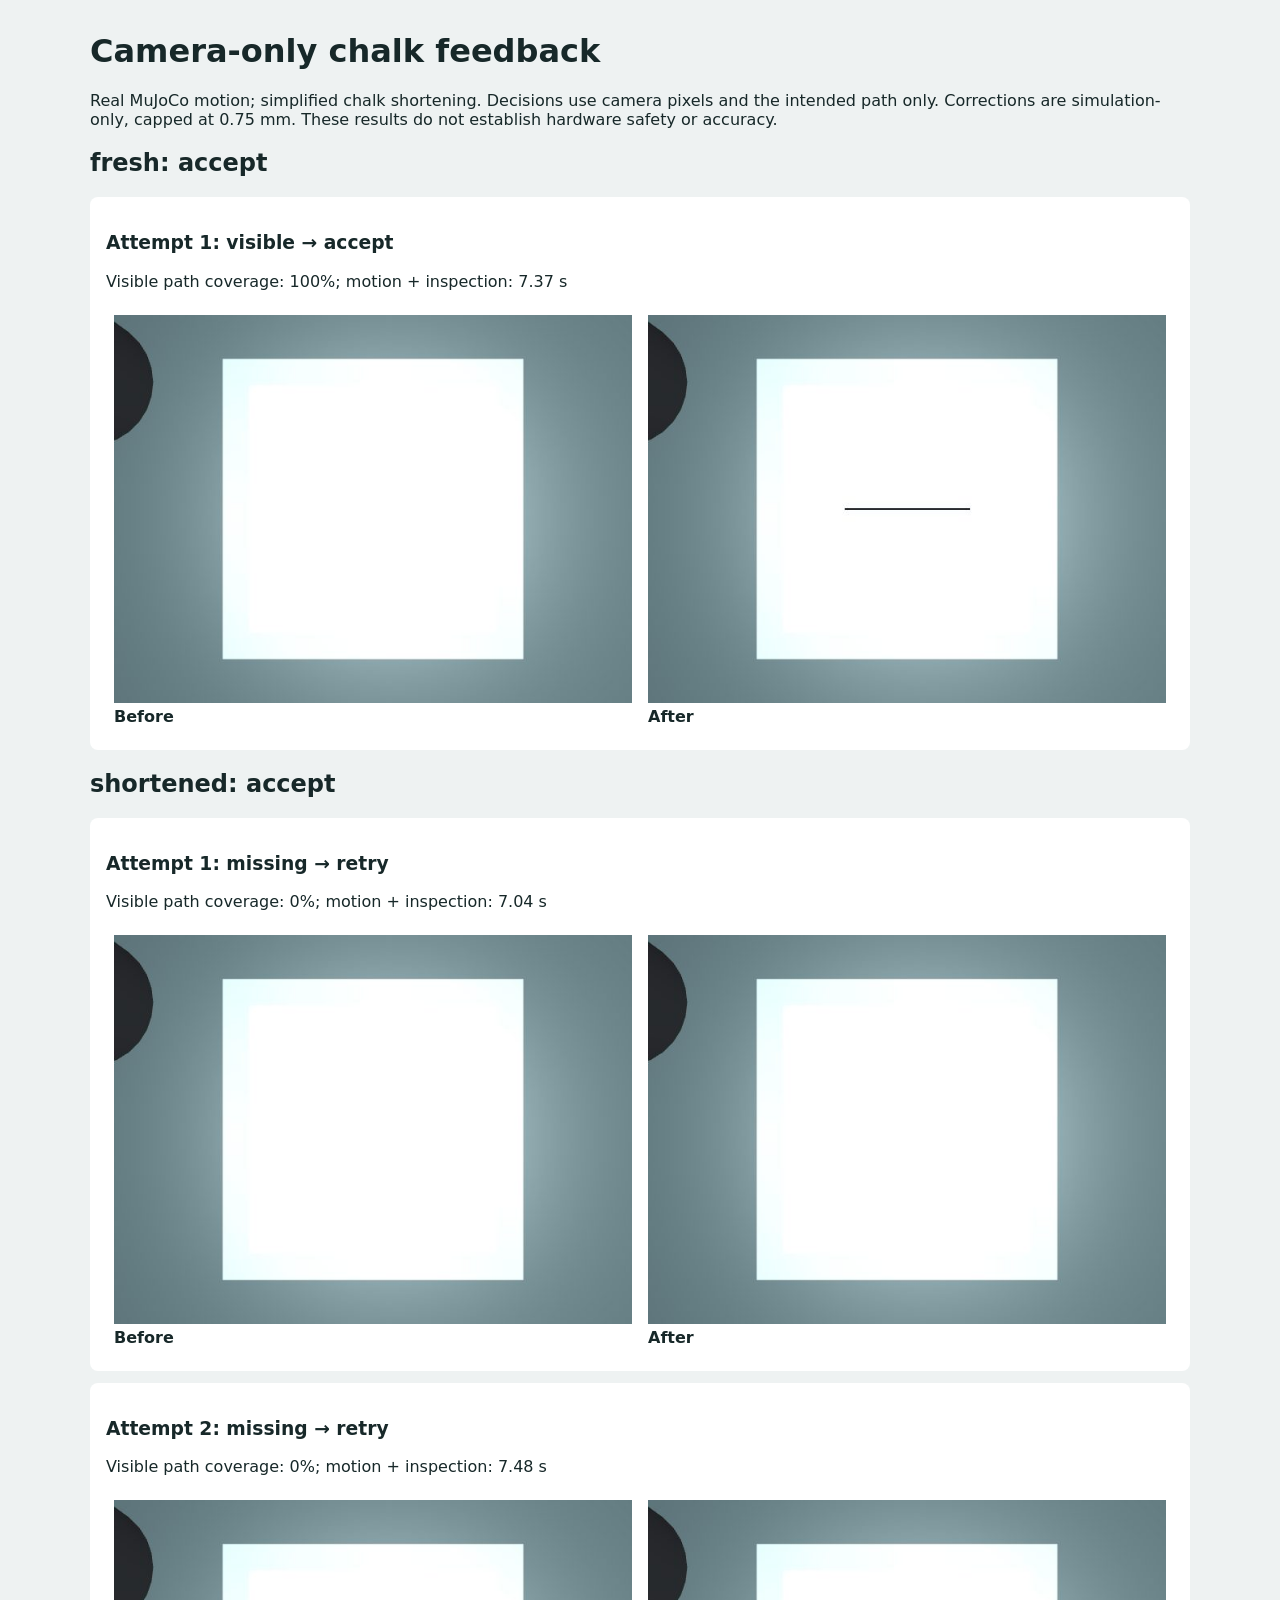
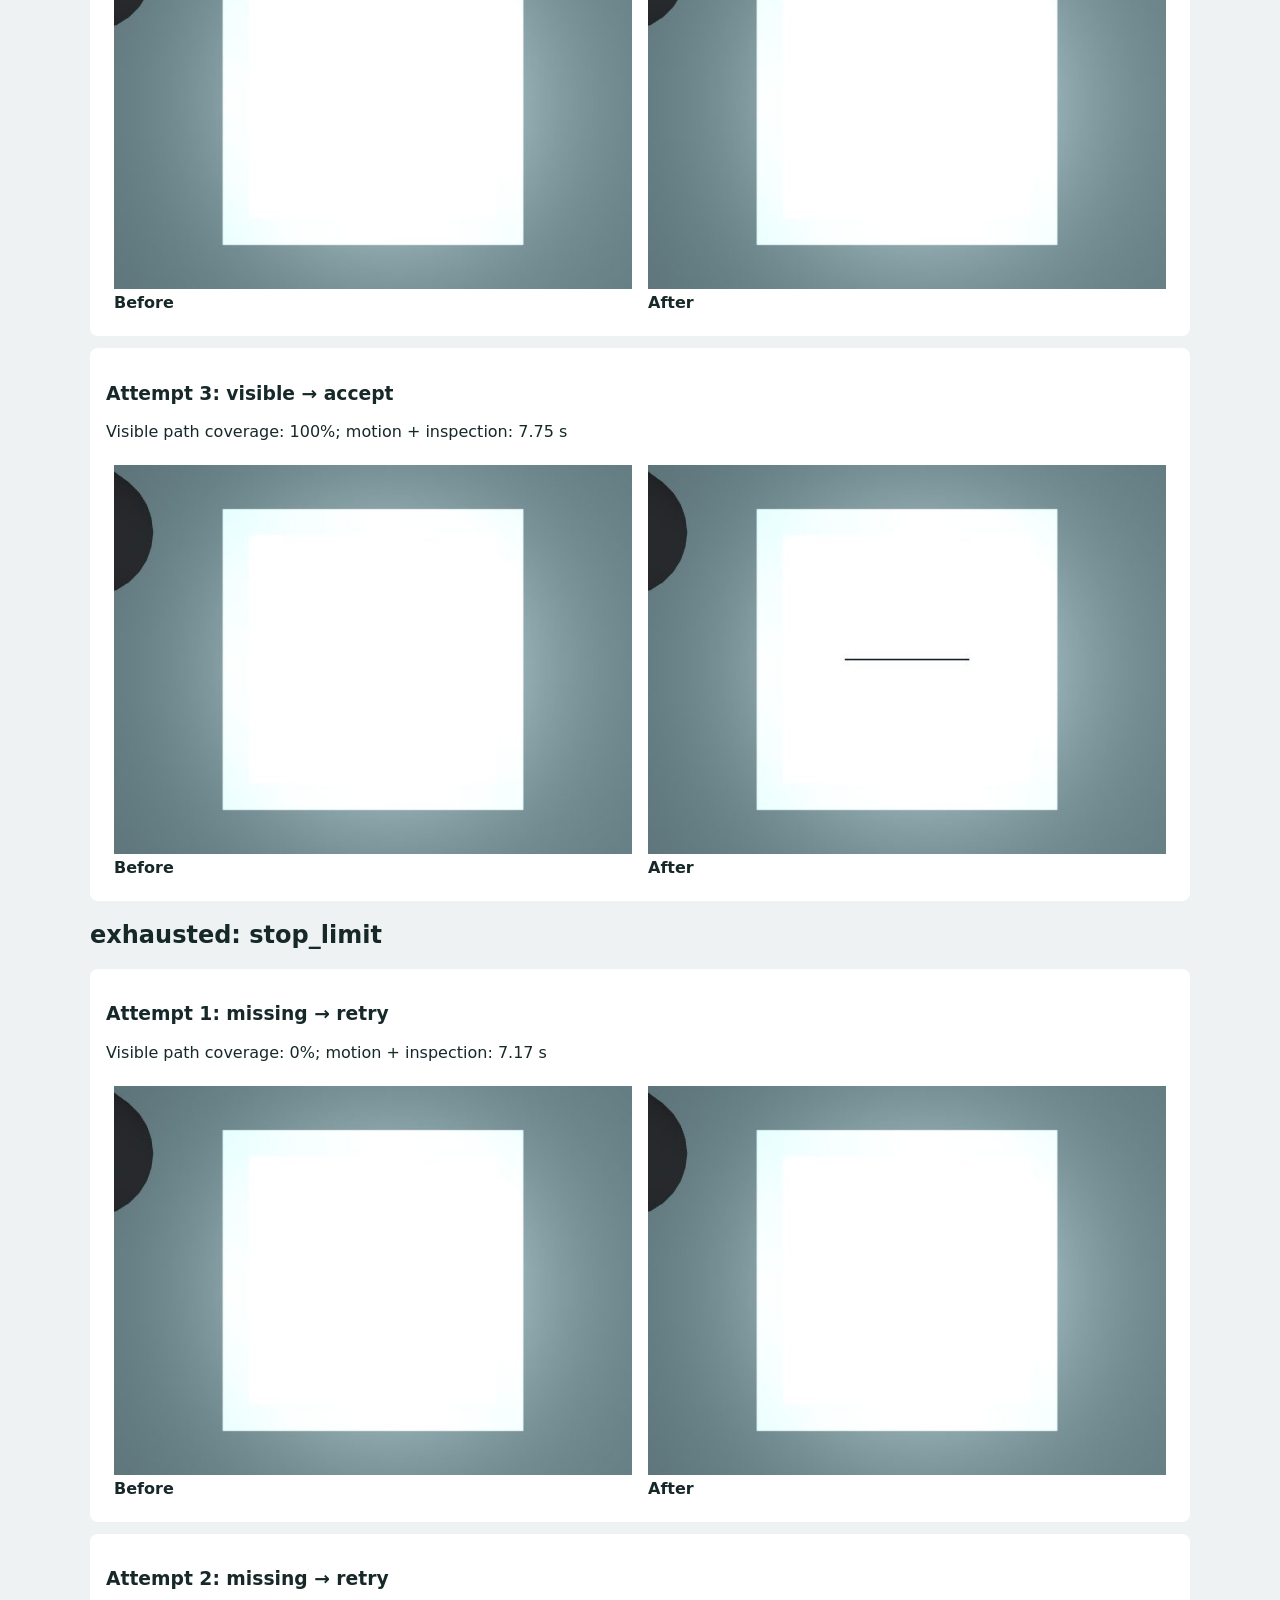
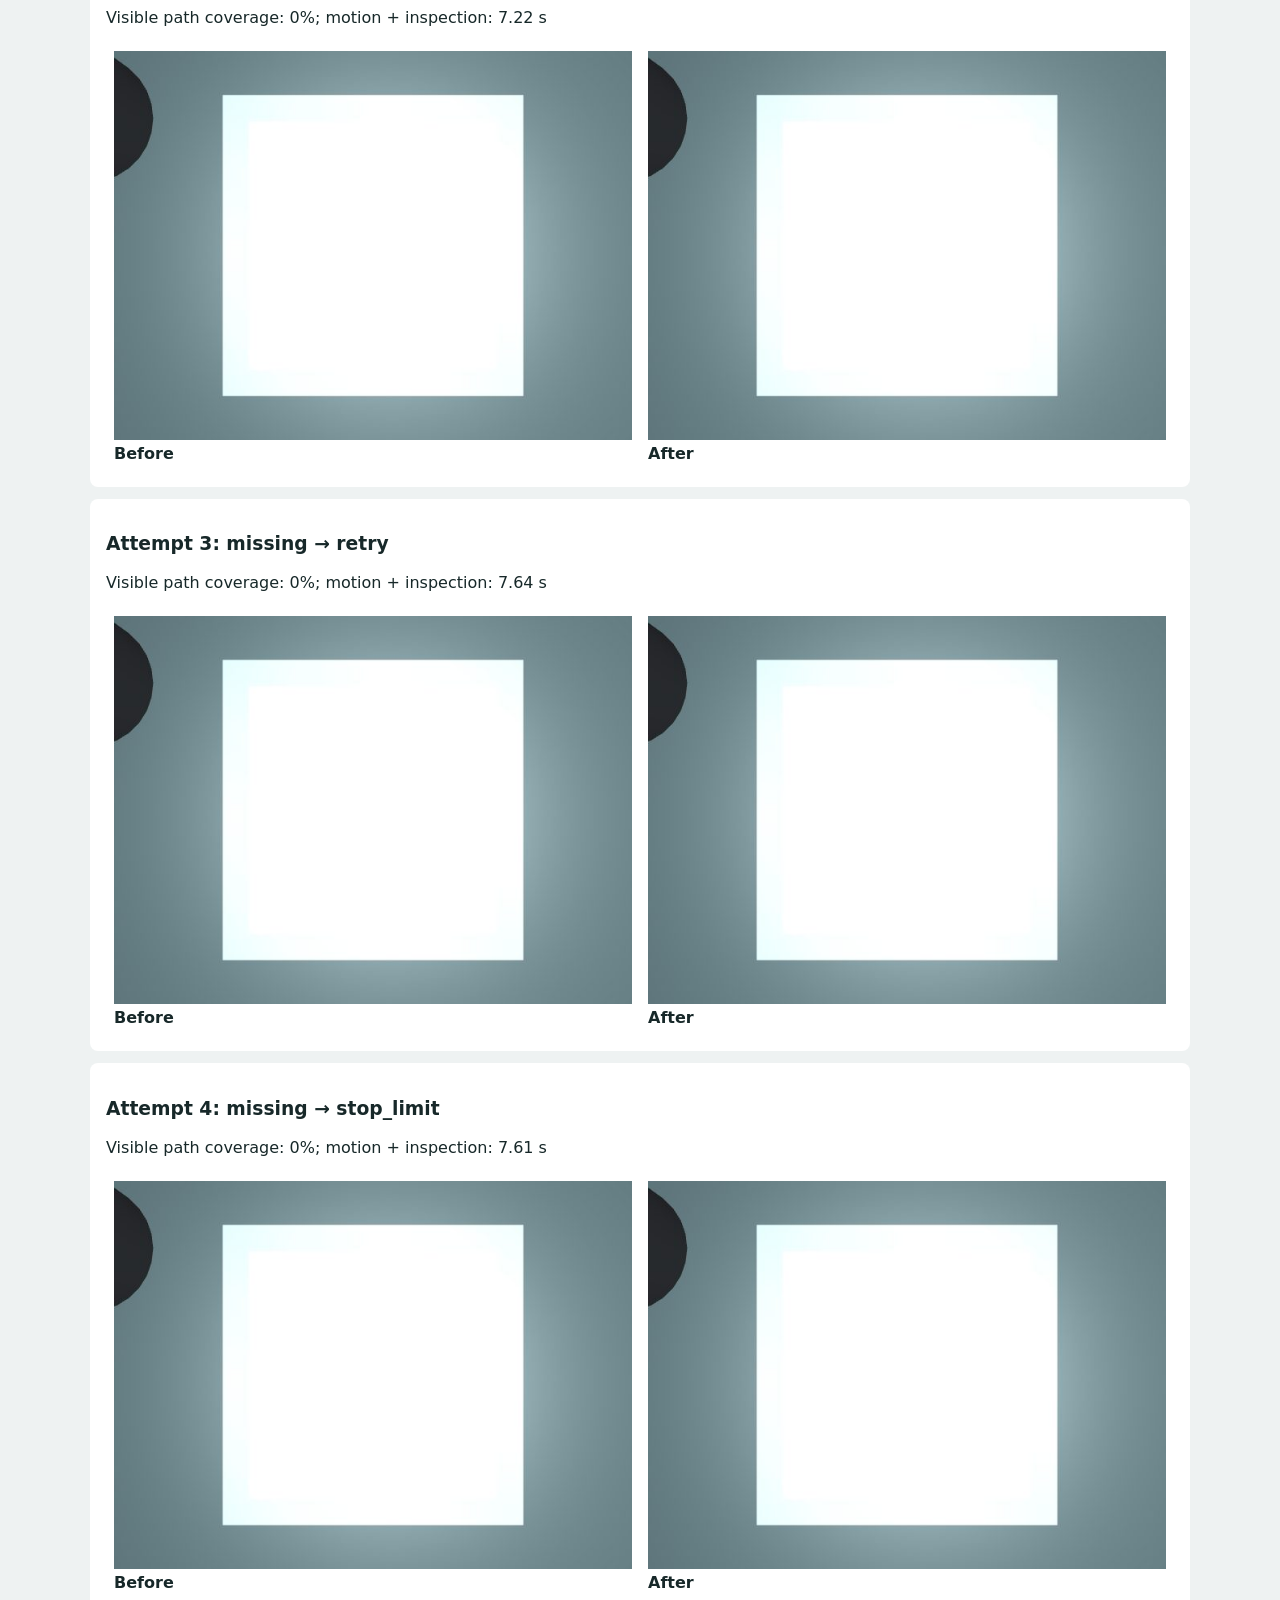
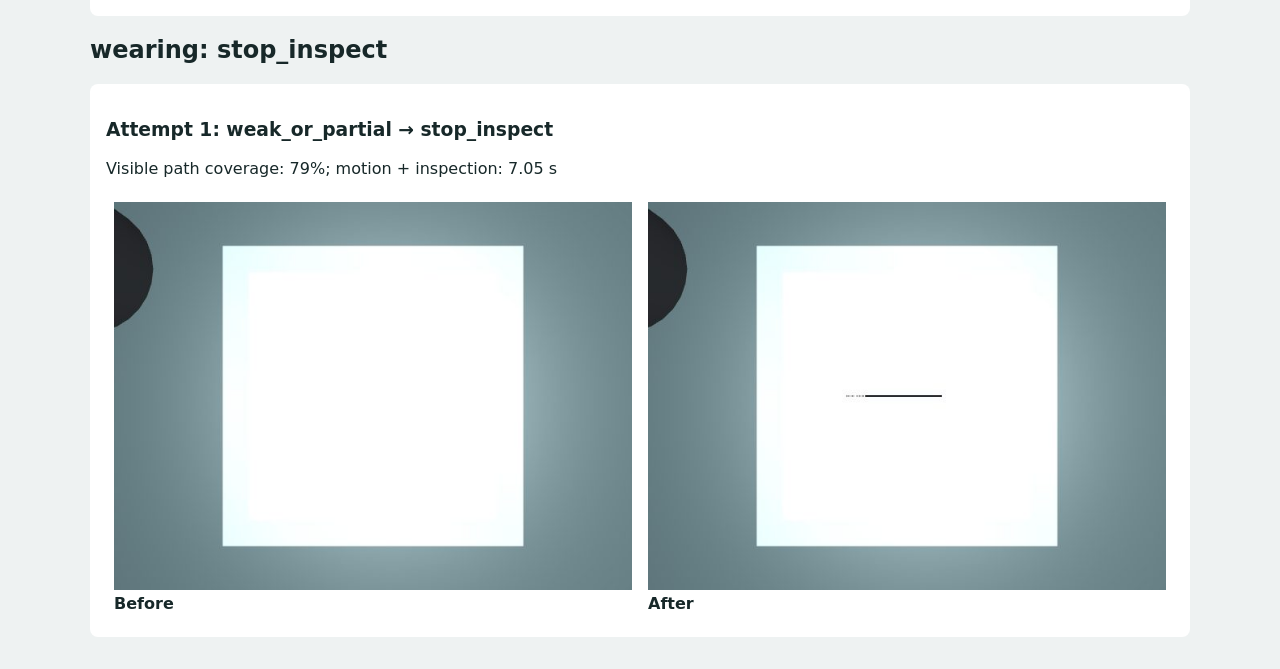
<file: artifacts/chalk-feedback/report.html>
<!doctype html><meta charset="utf-8"><title>Chalk feedback experiment</title><style>body{font:16px system-ui;max-width:1100px;margin:32px auto;padding:0 16px;background:#eef2f2;color:#172829}article{background:white;padding:16px;margin:12px 0;border-radius:8px}.frames{display:flex;flex-wrap:wrap}figure{flex:1;min-width:250px;margin:8px}img{width:100%}figcaption{font-weight:600}</style><h1>Camera-only chalk feedback</h1><p>Real MuJoCo motion; simplified chalk shortening. Decisions use camera pixels and the intended path only. Corrections are simulation-only, capped at 0.75 mm. These results do not establish hardware safety or accuracy.</p><section><h2>fresh: accept</h2><article><h3>Attempt 1: visible → accept</h3><p>Visible path coverage: 100%; motion + inspection: 7.37 s</p><div class="frames"><figure><img src="fresh/0-before.jpg"><figcaption>Before</figcaption></figure><figure><img src="fresh/0-after.jpg"><figcaption>After</figcaption></figure></div></article></section><section><h2>shortened: accept</h2><article><h3>Attempt 1: missing → retry</h3><p>Visible path coverage: 0%; motion + inspection: 7.04 s</p><div class="frames"><figure><img src="shortened/0-before.jpg"><figcaption>Before</figcaption></figure><figure><img src="shortened/0-after.jpg"><figcaption>After</figcaption></figure></div></article><article><h3>Attempt 2: missing → retry</h3><p>Visible path coverage: 0%; motion + inspection: 7.48 s</p><div class="frames"><figure><img src="shortened/1-before.jpg"><figcaption>Before</figcaption></figure><figure><img src="shortened/1-after.jpg"><figcaption>After</figcaption></figure></div></article><article><h3>Attempt 3: visible → accept</h3><p>Visible path coverage: 100%; motion + inspection: 7.75 s</p><div class="frames"><figure><img src="shortened/2-before.jpg"><figcaption>Before</figcaption></figure><figure><img src="shortened/2-after.jpg"><figcaption>After</figcaption></figure></div></article></section><section><h2>exhausted: stop_limit</h2><article><h3>Attempt 1: missing → retry</h3><p>Visible path coverage: 0%; motion + inspection: 7.17 s</p><div class="frames"><figure><img src="exhausted/0-before.jpg"><figcaption>Before</figcaption></figure><figure><img src="exhausted/0-after.jpg"><figcaption>After</figcaption></figure></div></article><article><h3>Attempt 2: missing → retry</h3><p>Visible path coverage: 0%; motion + inspection: 7.22 s</p><div class="frames"><figure><img src="exhausted/1-before.jpg"><figcaption>Before</figcaption></figure><figure><img src="exhausted/1-after.jpg"><figcaption>After</figcaption></figure></div></article><article><h3>Attempt 3: missing → retry</h3><p>Visible path coverage: 0%; motion + inspection: 7.64 s</p><div class="frames"><figure><img src="exhausted/2-before.jpg"><figcaption>Before</figcaption></figure><figure><img src="exhausted/2-after.jpg"><figcaption>After</figcaption></figure></div></article><article><h3>Attempt 4: missing → stop_limit</h3><p>Visible path coverage: 0%; motion + inspection: 7.61 s</p><div class="frames"><figure><img src="exhausted/3-before.jpg"><figcaption>Before</figcaption></figure><figure><img src="exhausted/3-after.jpg"><figcaption>After</figcaption></figure></div></article></section><section><h2>wearing: stop_inspect</h2><article><h3>Attempt 1: weak_or_partial → stop_inspect</h3><p>Visible path coverage: 79%; motion + inspection: 7.05 s</p><div class="frames"><figure><img src="wearing/0-before.jpg"><figcaption>Before</figcaption></figure><figure><img src="wearing/0-after.jpg"><figcaption>After</figcaption></figure></div></article></section>
</file>
